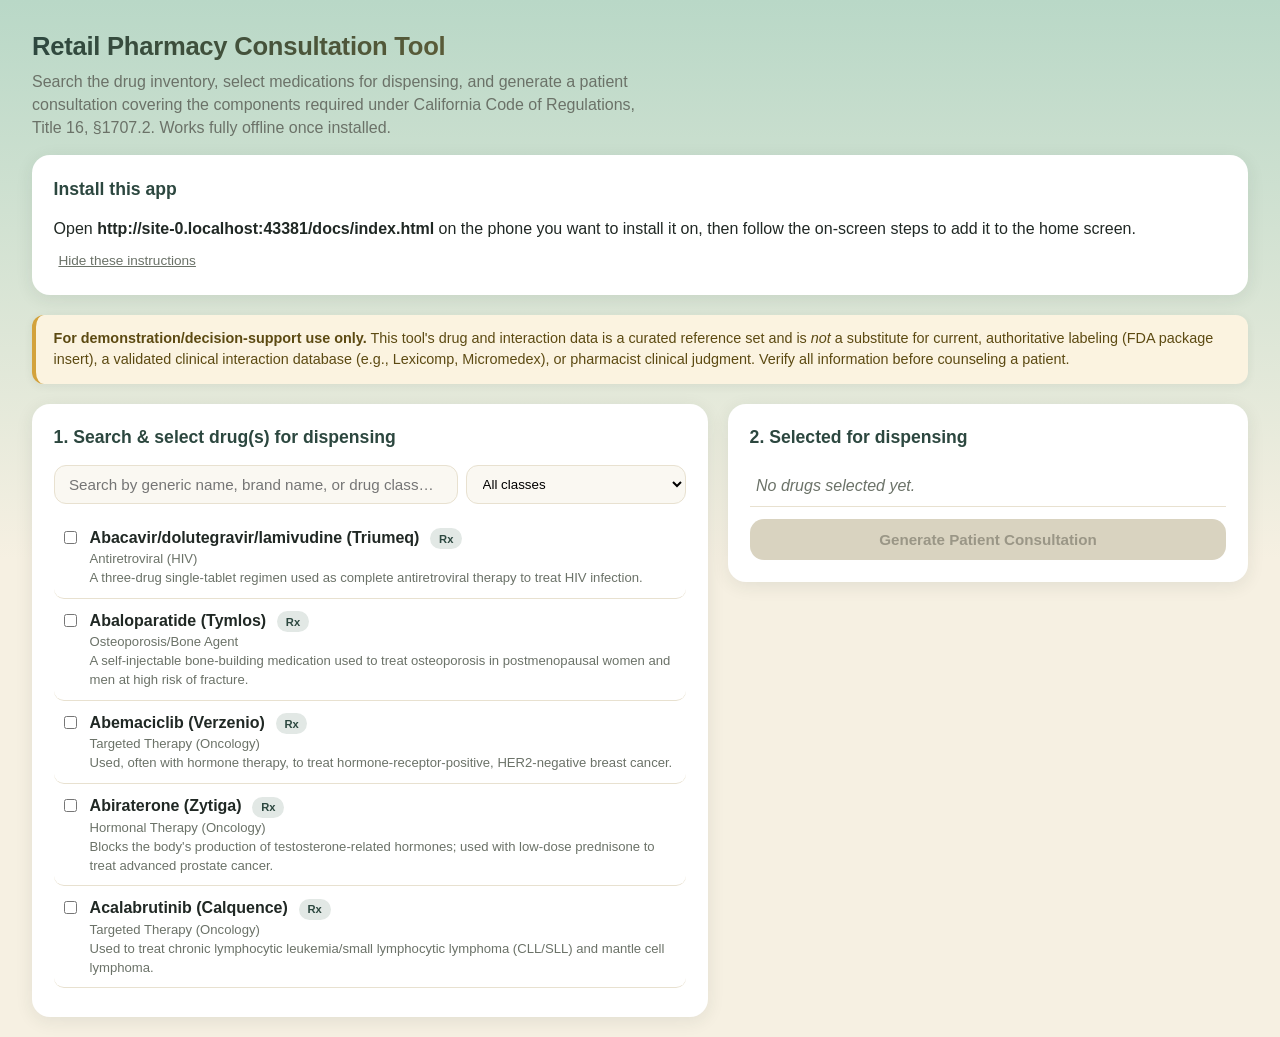
<file: docs/index.html>
<!doctype html>
<html lang="en">
<head>
  <meta charset="utf-8">
  <meta name="viewport" content="width=device-width, initial-scale=1, viewport-fit=cover">
  <title>Retail Pharmacy Consultation Tool</title>

  <!-- PWA -->
  <link rel="manifest" href="manifest.json">
  <meta name="theme-color" content="#2c473f">
  <meta name="mobile-web-app-capable" content="yes">
  <meta name="apple-mobile-web-app-capable" content="yes">
  <meta name="apple-mobile-web-app-status-bar-style" content="black-translucent">
  <meta name="apple-mobile-web-app-title" content="Rx Consult">
  <link rel="apple-touch-icon" href="icons/icon-180.png">
  <link rel="icon" href="icons/icon-192.png">

  <link rel="stylesheet" href="style.css">
</head>
<body>
  <header class="app-header">
    <h1>Retail Pharmacy Consultation Tool</h1>
    <p class="subtitle">Search the drug inventory, select medications for dispensing, and generate a patient
      consultation covering the components required under California Code of Regulations, Title 16, §1707.2.
      Works fully offline once installed.</p>
  </header>

  <section id="install-panel" class="panel install-panel">
    <h2>Install this app</h2>

    <div id="install-not-mobile" class="install-variant" hidden>
      <p>Open <strong id="install-url-text">this page</strong> on the phone you want to install it on, then
        follow the on-screen steps to add it to the home screen.</p>
    </div>

    <div id="install-ios-safari" class="install-variant" hidden>
      <p>You're in Safari — installing takes about 10 seconds:</p>
      <ol class="install-steps">
        <li><strong>Tap the Share button</strong> <span class="icon-inline icon-share" aria-hidden="true"></span>
          at the <strong>bottom</strong> of the screen (the square with an arrow pointing up).</li>
        <li><strong>Scroll down</strong> the menu that pops up and tap <strong>"Add to Home Screen."</strong></li>
        <li><strong>Tap "Add"</strong> in the top-right corner.</li>
      </ol>
      <p>A new app icon appears on your Home Screen — tap it any time to open the app, even with no internet
        connection.</p>

      <details class="install-troubleshoot">
        <summary>Don't see "Add to Home Screen" in step 2?</summary>
        <p>That means this page is actually open inside another app's built-in browser (Messages, Mail, Slack,
          etc.), even though it looks like Safari. To fix it:</p>
        <ol class="install-steps">
          <li><strong>Tap Copy Link</strong> below.</li>
          <li><strong>Open the Safari app</strong> yourself — the blue compass icon on your Home Screen.</li>
          <li><strong>Tap the address bar</strong> at the top, <strong>paste</strong> the link, and go.</li>
          <li>Then repeat steps 1–3 above.</li>
        </ol>
        <button id="copy-link-btn-safari" class="secondary-btn">Copy Link</button>
        <p id="copy-link-feedback-safari" class="copy-feedback" hidden>Link copied — now open Safari and paste it in.</p>
      </details>
    </div>

    <div id="install-ios-other" class="install-variant" hidden>
      <p><strong>This browser can't add apps to your iPhone/iPad Home Screen.</strong> You'll need to open this
        page in Safari instead — it only takes a minute:</p>
      <ol class="install-steps">
        <li><strong>Tap Copy Link</strong> below.</li>
        <li><strong>Open the Safari app</strong> yourself — the blue compass icon on your Home Screen. (Don't
          look for an "Open in Safari" option in this browser's menu — not all browsers have one.)</li>
        <li><strong>Tap the address bar</strong> at the top, <strong>paste</strong> the link, and go.</li>
        <li>Once the page loads in Safari, <strong>tap the Share button</strong>
          <span class="icon-inline icon-share" aria-hidden="true"></span> at the bottom of the screen.</li>
        <li><strong>Scroll down</strong> and tap <strong>"Add to Home Screen,"</strong> then tap <strong>"Add."</strong></li>
      </ol>
      <button id="copy-link-btn-other" class="secondary-btn">Copy Link</button>
      <p id="copy-link-feedback-other" class="copy-feedback" hidden>Link copied — now open Safari and paste it in.</p>
    </div>

    <div id="install-android" class="install-variant" hidden>
      <p id="install-android-text">Install this app to your Home Screen for one-tap offline access at the
        counter.</p>
      <button id="install-btn" class="primary-btn" hidden>Install App</button>
      <ol id="install-android-steps" class="install-steps" hidden>
        <li>Tap the <strong>⋮</strong> menu (top-right of the browser).</li>
        <li>Tap <strong>"Add to Home screen"</strong> or <strong>"Install app."</strong></li>
      </ol>
    </div>

    <div id="install-already" class="install-variant" hidden>
      <p>✓ You're using the installed app.</p>
    </div>

    <button id="install-dismiss" class="text-btn">Hide these instructions</button>
  </section>

  <div id="loading-banner" class="disclaimer">Loading drug database…</div>

  <div class="disclaimer">
    <strong>For demonstration/decision-support use only.</strong> This tool's drug and interaction data is a
    curated reference set and is <em>not</em> a substitute for current, authoritative labeling (FDA package
    insert), a validated clinical interaction database (e.g., Lexicomp, Micromedex), or pharmacist clinical
    judgment. Verify all information before counseling a patient.
  </div>

  <main class="layout">
    <section class="panel search-panel">
      <h2>1. Search &amp; select drug(s) for dispensing</h2>
      <div class="search-controls">
        <input id="search-input" type="text" placeholder="Search by generic name, brand name, or drug class…" autocomplete="off">
        <select id="class-filter">
          <option value="">All classes</option>
        </select>
      </div>
      <ul id="results-list" class="results-list"></ul>
    </section>

    <section class="panel selected-panel">
      <h2>2. Selected for dispensing</h2>
      <ul id="selected-list" class="selected-list">
        <li class="empty-hint">No drugs selected yet.</li>
      </ul>
      <button id="generate-btn" class="primary-btn" disabled>Generate Patient Consultation</button>
      <div id="generate-error" class="error-msg" hidden></div>
    </section>
  </main>

  <section id="consultation-section" class="panel consultation-panel" hidden>
    <div class="consultation-header">
      <h2>3. Patient Consultation</h2>
      <button id="print-btn" class="secondary-btn">Print</button>
    </div>
    <div id="consultation-output"></div>
  </section>

  <script src="app.js"></script>
  <script src="ui.js"></script>
  <script src="install.js"></script>
  <script>
    if ("serviceWorker" in navigator) {
      window.addEventListener("load", () => {
        navigator.serviceWorker.register("service-worker.js").catch((err) => {
          console.error("Service worker registration failed:", err);
        });
      });
    }
  </script>
</body>
</html>
</file>
<file: docs/style.css>
:root {
  --color-bg-top: #b9d8c7;
  --color-bg-bottom: #f6f0e2;
  --color-panel: #ffffff;
  --color-border: #e8e1d0;
  --color-text: #202824;
  --color-muted: #6b7268;
  --color-primary: #d3a23c;
  --color-primary-dark: #b0812a;
  --color-secondary: #2c473f;
  --color-secondary-dark: #1c322c;
  --color-danger-bg: #fdecea;
  --color-danger-border: #e5989a;
  --sev-contra: #7a1220;
  --sev-major: #c0392b;
  --sev-moderate: #c2892c;
  --sev-minor: #8a9088;
  --badge-otc-bg: #d9ecdf;
  --badge-otc-text: #2f6b4a;
  --badge-rx-bg: #e2e8e5;
  --badge-rx-text: #2c473f;
  --badge-mixed-bg: #f3e3bb;
  --badge-mixed-text: #8a6519;
  --badge-controlled-bg: #f7dede;
  --badge-controlled-text: #8a1c1c;
  --shadow-card: 0 4px 18px rgba(32, 55, 44, 0.09);
  --shadow-card-sm: 0 2px 10px rgba(32, 55, 44, 0.07);
}

* { box-sizing: border-box; }

body {
  margin: 0;
  font-family: -apple-system, BlinkMacSystemFont, "Segoe UI", Roboto, Helvetica, Arial, sans-serif;
  background-color: var(--color-bg-bottom);
  background-image: linear-gradient(180deg, var(--color-bg-top) 0%, var(--color-bg-bottom) 100%);
  background-repeat: no-repeat;
  background-size: 100% 560px;
  color: var(--color-text);
  line-height: 1.45;
  padding-top: env(safe-area-inset-top);
  padding-bottom: env(safe-area-inset-bottom);
}

.app-header {
  padding: 1.75rem 2rem 1rem;
}

.app-header h1 {
  margin: 0 0 0.3rem;
  font-size: 1.6rem;
  font-weight: 800;
  background: linear-gradient(120deg, var(--color-secondary) 0%, var(--color-primary-dark) 100%);
  -webkit-background-clip: text;
  background-clip: text;
  color: transparent;
  letter-spacing: -0.01em;
}

.subtitle {
  margin: 0;
  color: var(--color-muted);
  max-width: 70ch;
}

.install-panel {
  margin: 0 2rem 1.25rem;
  background: #fffdf8;
  border: none;
}

.install-panel h2 {
  color: var(--color-secondary);
}

.install-variant p {
  margin: 0 0 0.5rem;
}

.install-steps {
  margin: 0 0 0.75rem;
  padding-left: 1.4rem;
}

.install-steps li {
  margin-bottom: 0.35rem;
}

.install-warning {
  background: #fbf3e0;
  border-left: 4px solid var(--color-primary);
  border-radius: 10px;
  padding: 0.7rem 0.9rem;
  margin-bottom: 0.9rem !important;
}

.install-troubleshoot {
  margin-top: 1rem;
  background: #faf8f2;
  border: 1px solid var(--color-border);
  border-radius: 10px;
  padding: 0.7rem 0.9rem;
}

.install-troubleshoot summary {
  cursor: pointer;
  font-weight: 600;
  color: var(--color-secondary);
}

.install-troubleshoot[open] summary {
  margin-bottom: 0.6rem;
}

.install-troubleshoot p:first-of-type {
  margin-top: 0;
}

.copy-feedback {
  margin-top: 0.5rem;
  font-size: 0.85rem;
  color: var(--badge-otc-text);
  font-weight: 600;
  word-break: break-all;
}

.icon-inline {
  display: inline-block;
  vertical-align: middle;
  margin: 0 0.15rem;
}

.icon-share {
  width: 1rem;
  height: 1.2rem;
  position: relative;
  border: 2px solid var(--color-primary-dark);
  border-top: none;
  border-radius: 0 0 2px 2px;
}

.icon-share::before {
  content: "";
  position: absolute;
  left: 50%;
  top: -0.75rem;
  width: 2px;
  height: 0.7rem;
  background: var(--color-primary-dark);
  transform: translateX(-50%);
}

.icon-share::after {
  content: "";
  position: absolute;
  left: 50%;
  top: -0.78rem;
  width: 0;
  height: 0;
  border-left: 4px solid transparent;
  border-right: 4px solid transparent;
  border-bottom: 5px solid var(--color-primary-dark);
  transform: translateX(-50%);
}

.text-btn {
  background: none;
  border: none;
  color: var(--color-muted);
  cursor: pointer;
  text-decoration: underline;
  font-size: 0.85rem;
  padding: 0.3rem;
}

.disclaimer {
  margin: 0 2rem 1.25rem;
  padding: 0.85rem 1.1rem;
  background: #fbf3e0;
  border: none;
  border-left: 4px solid var(--color-primary);
  border-radius: 12px;
  font-size: 0.9rem;
  color: #5c4a12;
  box-shadow: var(--shadow-card-sm);
}

.layout {
  display: grid;
  grid-template-columns: minmax(0, 1.3fr) minmax(0, 1fr);
  gap: 1.25rem;
  padding: 0 2rem;
  align-items: start;
}

@media (max-width: 900px) {
  .layout { grid-template-columns: minmax(0, 1fr); }
}

.panel {
  background: var(--color-panel);
  border: none;
  border-radius: 18px;
  padding: 1.35rem;
  margin-bottom: 1.25rem;
  box-shadow: var(--shadow-card);
}

.panel h2 {
  margin-top: 0;
  font-size: 1.1rem;
  font-weight: 700;
  color: var(--color-secondary);
}

.search-controls {
  display: flex;
  flex-wrap: wrap;
  gap: 0.5rem;
  margin-bottom: 0.75rem;
}

#search-input {
  flex: 1 1 200px;
  min-width: 0;
  padding: 0.6rem 0.9rem;
  border: 1px solid var(--color-border);
  background: #faf8f2;
  border-radius: 12px;
  font-size: 0.95rem;
}

#class-filter {
  flex: 1 1 auto;
  min-width: 0;
  max-width: 220px;
  padding: 0.6rem 0.7rem;
  border: 1px solid var(--color-border);
  background: #faf8f2;
  border-radius: 12px;
}

.results-list, .selected-list {
  list-style: none;
  margin: 0;
  padding: 0;
  max-height: 480px;
  overflow-y: auto;
}

.results-list li {
  display: flex;
  align-items: flex-start;
  gap: 0.6rem;
  padding: 0.65rem 0.4rem;
  border-bottom: 1px solid var(--color-border);
  cursor: pointer;
  border-radius: 10px;
}

.results-list li:hover {
  background: #f3f0e5;
}

.results-list li input[type="checkbox"] {
  margin-top: 0.3rem;
  accent-color: var(--color-primary);
}

.result-name {
  font-weight: 600;
  overflow-wrap: break-word;
}

.result-meta {
  font-size: 0.82rem;
  color: var(--color-muted);
  overflow-wrap: break-word;
}

.badge {
  display: inline-block;
  font-size: 0.7rem;
  font-weight: 700;
  padding: 0.15rem 0.55rem;
  border-radius: 999px;
  margin-left: 0.4rem;
  vertical-align: middle;
}

.badge.otc { background: var(--badge-otc-bg); color: var(--badge-otc-text); }
.badge.rx { background: var(--badge-rx-bg); color: var(--badge-rx-text); }
.badge.mixed { background: var(--badge-mixed-bg); color: var(--badge-mixed-text); }
.badge.controlled { background: var(--badge-controlled-bg); color: var(--badge-controlled-text); margin-left: 0.3rem; }

.selected-list li {
  display: flex;
  justify-content: space-between;
  align-items: center;
  padding: 0.55rem 0.4rem;
  border-bottom: 1px solid var(--color-border);
}

.empty-hint {
  color: var(--color-muted);
  font-style: italic;
}

.remove-btn {
  background: none;
  border: none;
  color: var(--sev-major);
  cursor: pointer;
  font-size: 1rem;
  line-height: 1;
  padding: 0.2rem 0.4rem;
}

.primary-btn {
  width: 100%;
  margin-top: 0.75rem;
  padding: 0.75rem 1rem;
  background: linear-gradient(135deg, #ddb35c 0%, var(--color-primary) 100%);
  color: #2a1f04;
  font-weight: 700;
  border: none;
  border-radius: 14px;
  font-size: 0.95rem;
  cursor: pointer;
  box-shadow: 0 4px 14px rgba(211, 162, 60, 0.4);
}

.primary-btn:disabled {
  background: #d9d3c0;
  color: #9a9686;
  box-shadow: none;
  cursor: not-allowed;
}

.primary-btn:not(:disabled):hover {
  background: linear-gradient(135deg, #e0bc6d 0%, var(--color-primary-dark) 100%);
}

.secondary-btn {
  padding: 0.5rem 1rem;
  background: var(--color-secondary);
  border: none;
  color: white;
  font-weight: 600;
  border-radius: 12px;
  cursor: pointer;
  white-space: nowrap;
  box-shadow: var(--shadow-card-sm);
}

.secondary-btn:hover {
  background: var(--color-secondary-dark);
}

.error-msg {
  margin-top: 0.6rem;
  padding: 0.5rem 0.7rem;
  background: var(--color-danger-bg);
  border: 1px solid var(--color-danger-border);
  border-radius: 12px;
  color: #7a1220;
  font-size: 0.88rem;
}

.consultation-panel {
  margin: 0 2rem 2rem;
}

.consultation-header {
  display: flex;
  justify-content: space-between;
  align-items: center;
}

.drug-consult {
  border: none;
  border-radius: 16px;
  padding: 1.1rem 1.35rem;
  margin-bottom: 1.25rem;
  background: var(--color-panel);
  box-shadow: var(--shadow-card-sm);
}

.drug-consult h3 {
  margin-top: 0;
  color: var(--color-secondary);
}

.ccr-section {
  margin-bottom: 0.85rem;
}

.ccr-section h4 {
  margin: 0 0 0.3rem;
  font-size: 0.95rem;
  color: var(--color-muted);
  text-transform: uppercase;
  letter-spacing: 0.03em;
}

.ccr-section ul {
  margin: 0.2rem 0;
  padding-left: 1.3rem;
}

.interactions-block {
  border: none;
  border-radius: 16px;
  padding: 1.1rem 1.35rem;
  margin-bottom: 1.25rem;
  background: #fffdf8;
  box-shadow: var(--shadow-card-sm);
}

.interaction-card {
  border-left: 4px solid var(--sev-minor);
  padding: 0.55rem 0.85rem;
  margin-bottom: 0.7rem;
  background: white;
  border-radius: 0 12px 12px 0;
  box-shadow: var(--shadow-card-sm);
}

.interaction-card.sev-contraindicated { border-left-color: var(--sev-contra); }
.interaction-card.sev-major { border-left-color: var(--sev-major); }
.interaction-card.sev-moderate { border-left-color: var(--sev-moderate); }
.interaction-card.sev-minor { border-left-color: var(--sev-minor); }

.sev-label {
  font-weight: 700;
  text-transform: uppercase;
  font-size: 0.75rem;
  letter-spacing: 0.03em;
}

.sev-label.sev-contraindicated { color: var(--sev-contra); }
.sev-label.sev-major { color: var(--sev-major); }
.sev-label.sev-moderate { color: var(--sev-moderate); }
.sev-label.sev-minor { color: var(--sev-minor); }

.otc-tag {
  display: inline-block;
  font-size: 0.7rem;
  font-weight: 700;
  padding: 0.15rem 0.55rem;
  border-radius: 999px;
  background: var(--badge-otc-bg);
  color: var(--badge-otc-text);
  margin-left: 0.4rem;
}

.no-interactions {
  color: var(--badge-otc-text);
  font-weight: 600;
}

@media (max-width: 600px) {
  .app-header, .install-panel, .disclaimer, .layout, .consultation-panel {
    margin-left: 1rem;
    margin-right: 1rem;
    padding-left: 1rem;
    padding-right: 1rem;
  }
  .app-header { padding-left: 1rem; padding-right: 1rem; }
}

@media print {
  .app-header, .install-panel, .disclaimer, .layout, .consultation-header button { display: none; }
  #consultation-section { display: block !important; border: none; margin: 0; padding: 0; }
  .drug-consult, .interactions-block { break-inside: avoid; }
}
</file>
